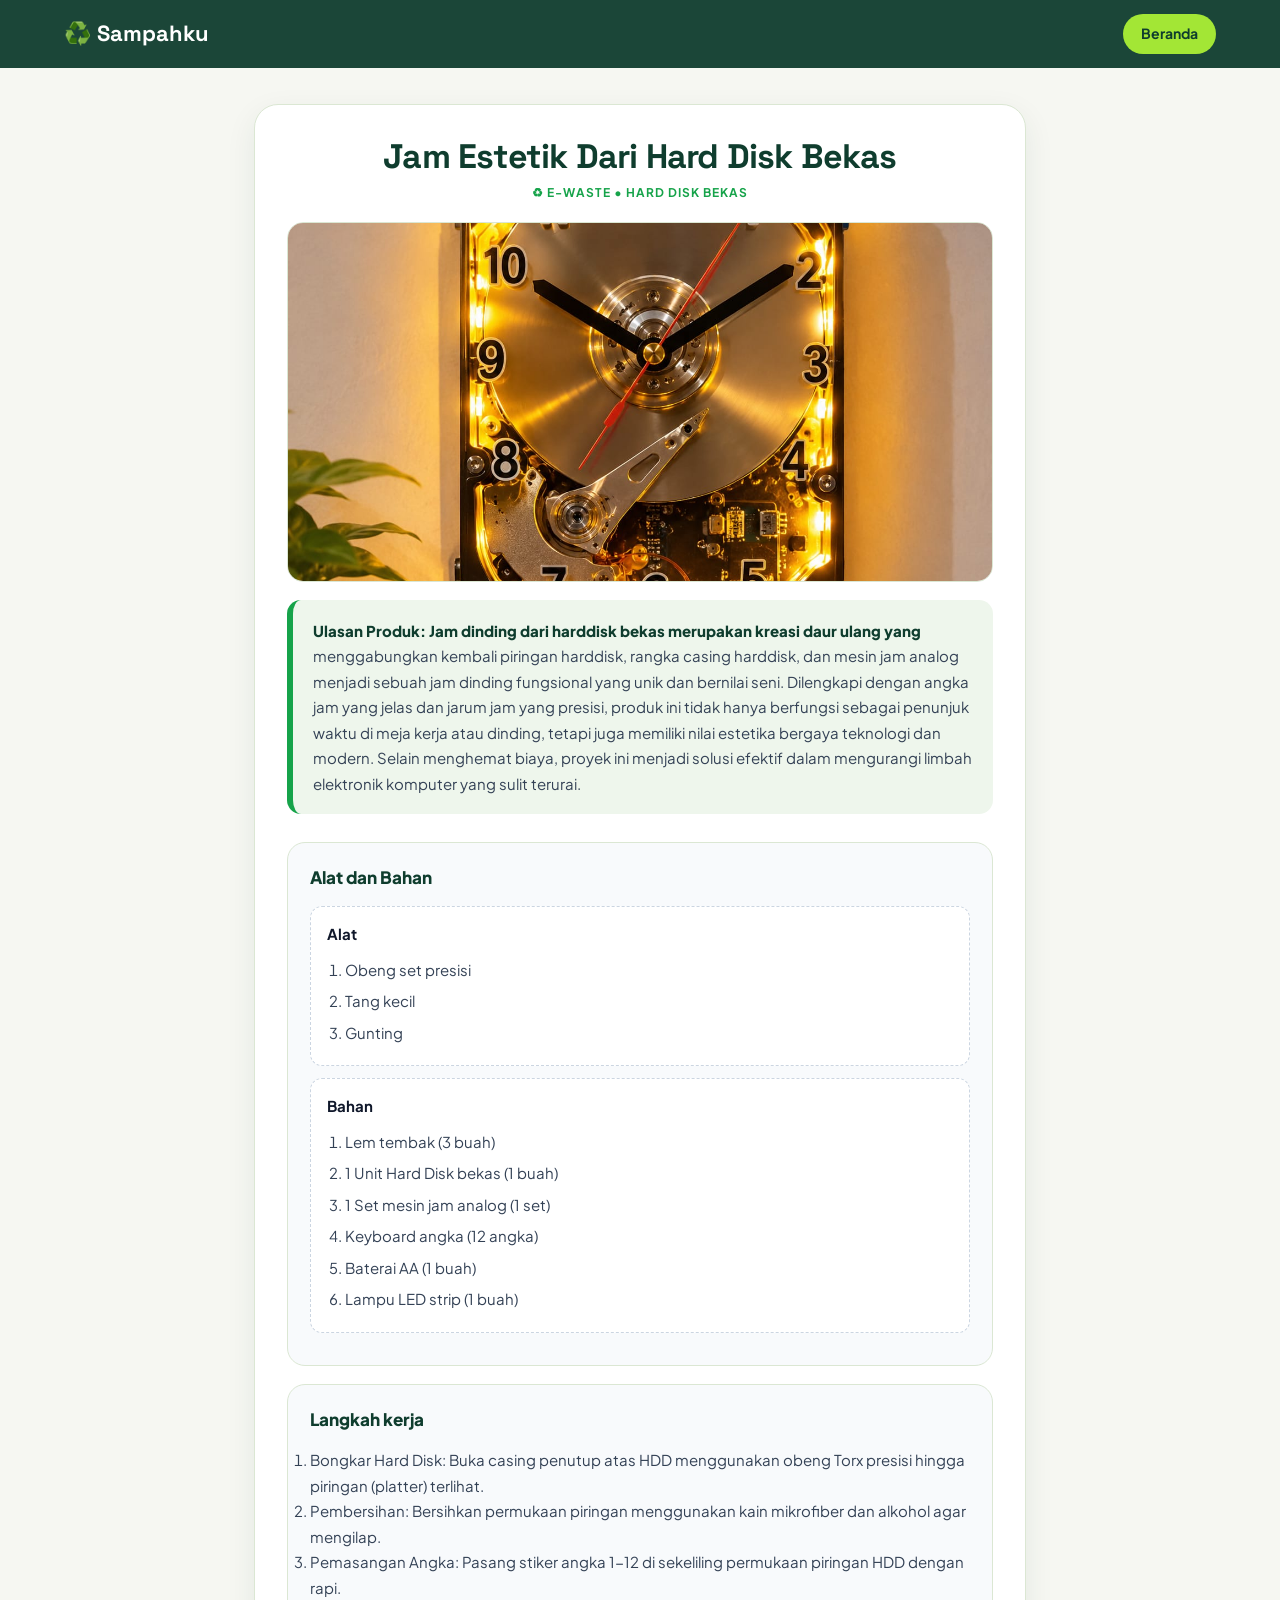
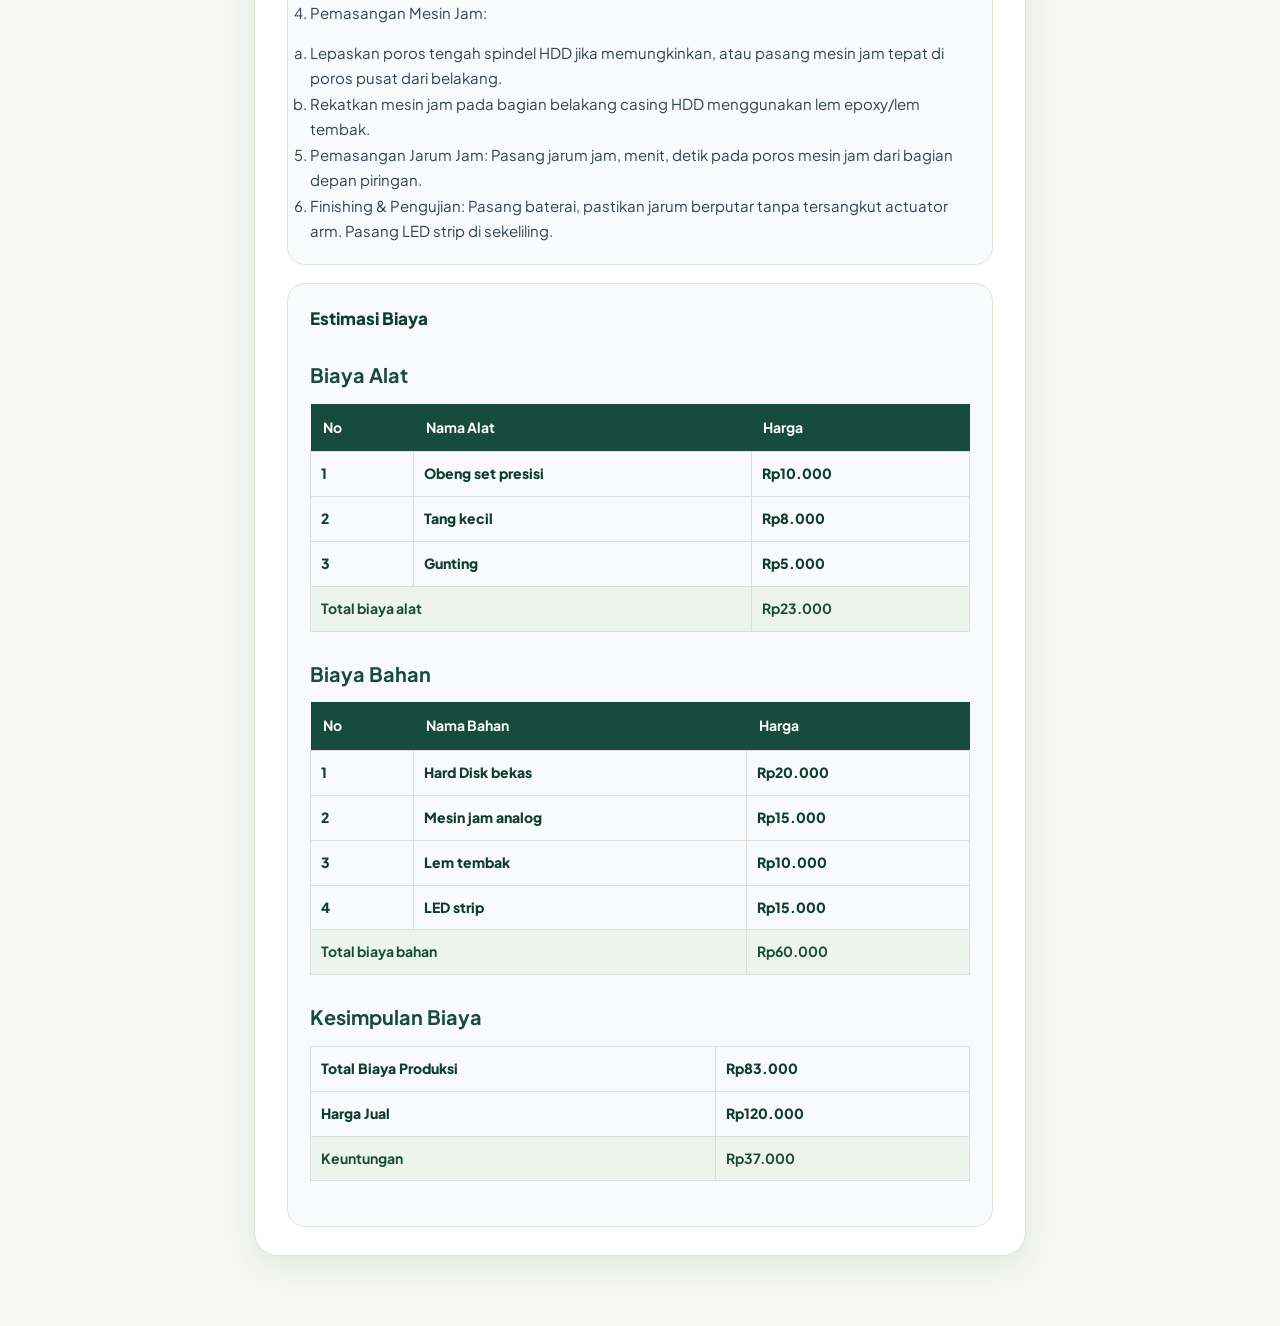
<file: jam.html>
<!DOCTYPE html>
<html lang="id">
<head>
    <meta charset="UTF-8">
    <meta name="viewport" content="width=device-width, initial-scale=1.0">
    <title>Jam Estetik dari Hard Disk Bekas - Sampahku Hartaku</title>
    <link rel="stylesheet" href="jam.css">
</head>
<body>
    <header class="navbar">
        <a href="index.html" class="logo">♻️ Sampahku</a>
        <nav>
            <a href="index.html">Beranda</a>
        </nav>
    </header>
    <main>
        <div>
            <section>
                <h2 style="text-align: center;">Jam Estetik Dari Hard Disk Bekas</h2>
                <figure>
                    <img src="jam.jpg" alt="Jam Estetik dari Hard Disk Bekas">
                    <figcaption>
                        <p>
                            Ulasan Produk:
                            Jam dinding dari harddisk bekas merupakan kreasi daur ulang yang
                            menggabungkan kembali piringan harddisk, rangka casing harddisk,
                            dan mesin jam analog menjadi sebuah jam dinding fungsional yang
                            unik dan bernilai seni. Dilengkapi dengan angka jam yang jelas
                            dan jarum jam yang presisi, produk ini tidak hanya berfungsi sebagai
                            penunjuk waktu di meja kerja atau dinding, tetapi juga memiliki nilai
                            estetika bergaya teknologi dan modern. Selain menghemat biaya, proyek
                            ini menjadi solusi efektif dalam mengurangi limbah elektronik komputer
                            yang sulit terurai.
                        </p>
                    </figcaption>
                </figure>
                <ol type="A">
                    <li>Alat dan Bahan
                        <ul type="square">
                            <li>Alat
                                <ol type="1">
                                    <li>Obeng set presisi</li>
                                    <li>Tang kecil</li>
                                    <li>Gunting</li>
                                </ol>
                            </li>
                            <li>Bahan
                                <ol type="1">
                                    <li>Lem tembak (3 buah)</li>
                                    <li>1 Unit Hard Disk bekas (1 buah)</li>
                                    <li>1 Set mesin jam analog (1 set)</li>
                                    <li>Keyboard angka (12 angka)</li>
                                    <li>Baterai AA (1 buah)</li>
                                    <li>Lampu LED strip (1 buah)</li>
                                </ol>
                            </li>
                        </ul>
                    </li>
                    <li>Langkah kerja
                        <ol type="1">
                            <li>Bongkar Hard Disk: Buka casing penutup atas HDD menggunakan obeng Torx presisi hingga piringan (platter) terlihat.</li>
                            <li>Pembersihan: Bersihkan permukaan piringan menggunakan kain mikrofiber dan alkohol agar mengilap.</li>
                            <li>Pemasangan Angka: Pasang stiker angka 1-12 di sekeliling permukaan piringan HDD dengan rapi.</li>
                            <li>Pemasangan Mesin Jam:
                                <ol type="a">
                                    <li>Lepaskan poros tengah spindel HDD jika memungkinkan, atau pasang mesin jam tepat di poros pusat dari belakang.</li>
                                    <li>Rekatkan mesin jam pada bagian belakang casing HDD menggunakan lem epoxy/lem tembak.</li>
                                </ol>
                            </li>
                            <li>Pemasangan Jarum Jam: Pasang jarum jam, menit, detik pada poros mesin jam dari bagian depan piringan.</li>
                            <li>Finishing & Pengujian: Pasang baterai, pastikan jarum berputar tanpa tersangkut actuator arm. Pasang LED strip di sekeliling.</li>
                        </ol>
                    </li>
                    <li>Estimasi Biaya
                        <div class="estimasi-biaya">
                            <h3>Biaya Alat</h3>
                            <table class="tabel-biaya">
                                <thead>
                                    <tr><th>No</th><th>Nama Alat</th><th>Harga</th></tr>
                                </thead>
                                <tbody>
                                    <tr><td>1</td><td>Obeng set presisi</td><td>Rp10.000</td></tr>
                                    <tr><td>2</td><td>Tang kecil</td><td>Rp8.000</td></tr>
                                    <tr><td>3</td><td>Gunting</td><td>Rp5.000</td></tr>
                                    <tr class="total"><td colspan="2">Total biaya alat</td><td>Rp23.000</td></tr>
                                </tbody>
                            </table>
                            <h3>Biaya Bahan</h3>
                            <table class="tabel-biaya">
                                <thead>
                                    <tr><th>No</th><th>Nama Bahan</th><th>Harga</th></tr>
                                </thead>
                                <tbody>
                                    <tr><td>1</td><td>Hard Disk bekas</td><td>Rp20.000</td></tr>
                                    <tr><td>2</td><td>Mesin jam analog</td><td>Rp15.000</td></tr>
                                    <tr><td>3</td><td>Lem tembak</td><td>Rp10.000</td></tr>
                                    <tr><td>4</td><td>LED strip</td><td>Rp15.000</td></tr>
                                    <tr class="total"><td colspan="2">Total biaya bahan</td><td>Rp60.000</td></tr>
                                </tbody>
                            </table>
                            <h3>Kesimpulan Biaya</h3>
                            <table class="tabel-biaya">
                                <tr><td>Total Biaya Produksi</td><td>Rp83.000</td></tr>
                                <tr><td>Harga Jual</td><td>Rp120.000</td></tr>
                                <tr class="total"><td>Keuntungan</td><td>Rp37.000</td></tr>
                            </table>
                        </div>
                    </li>
                </ol>
            </section>
        </div>
    </main>
</body>
</html>
</file>
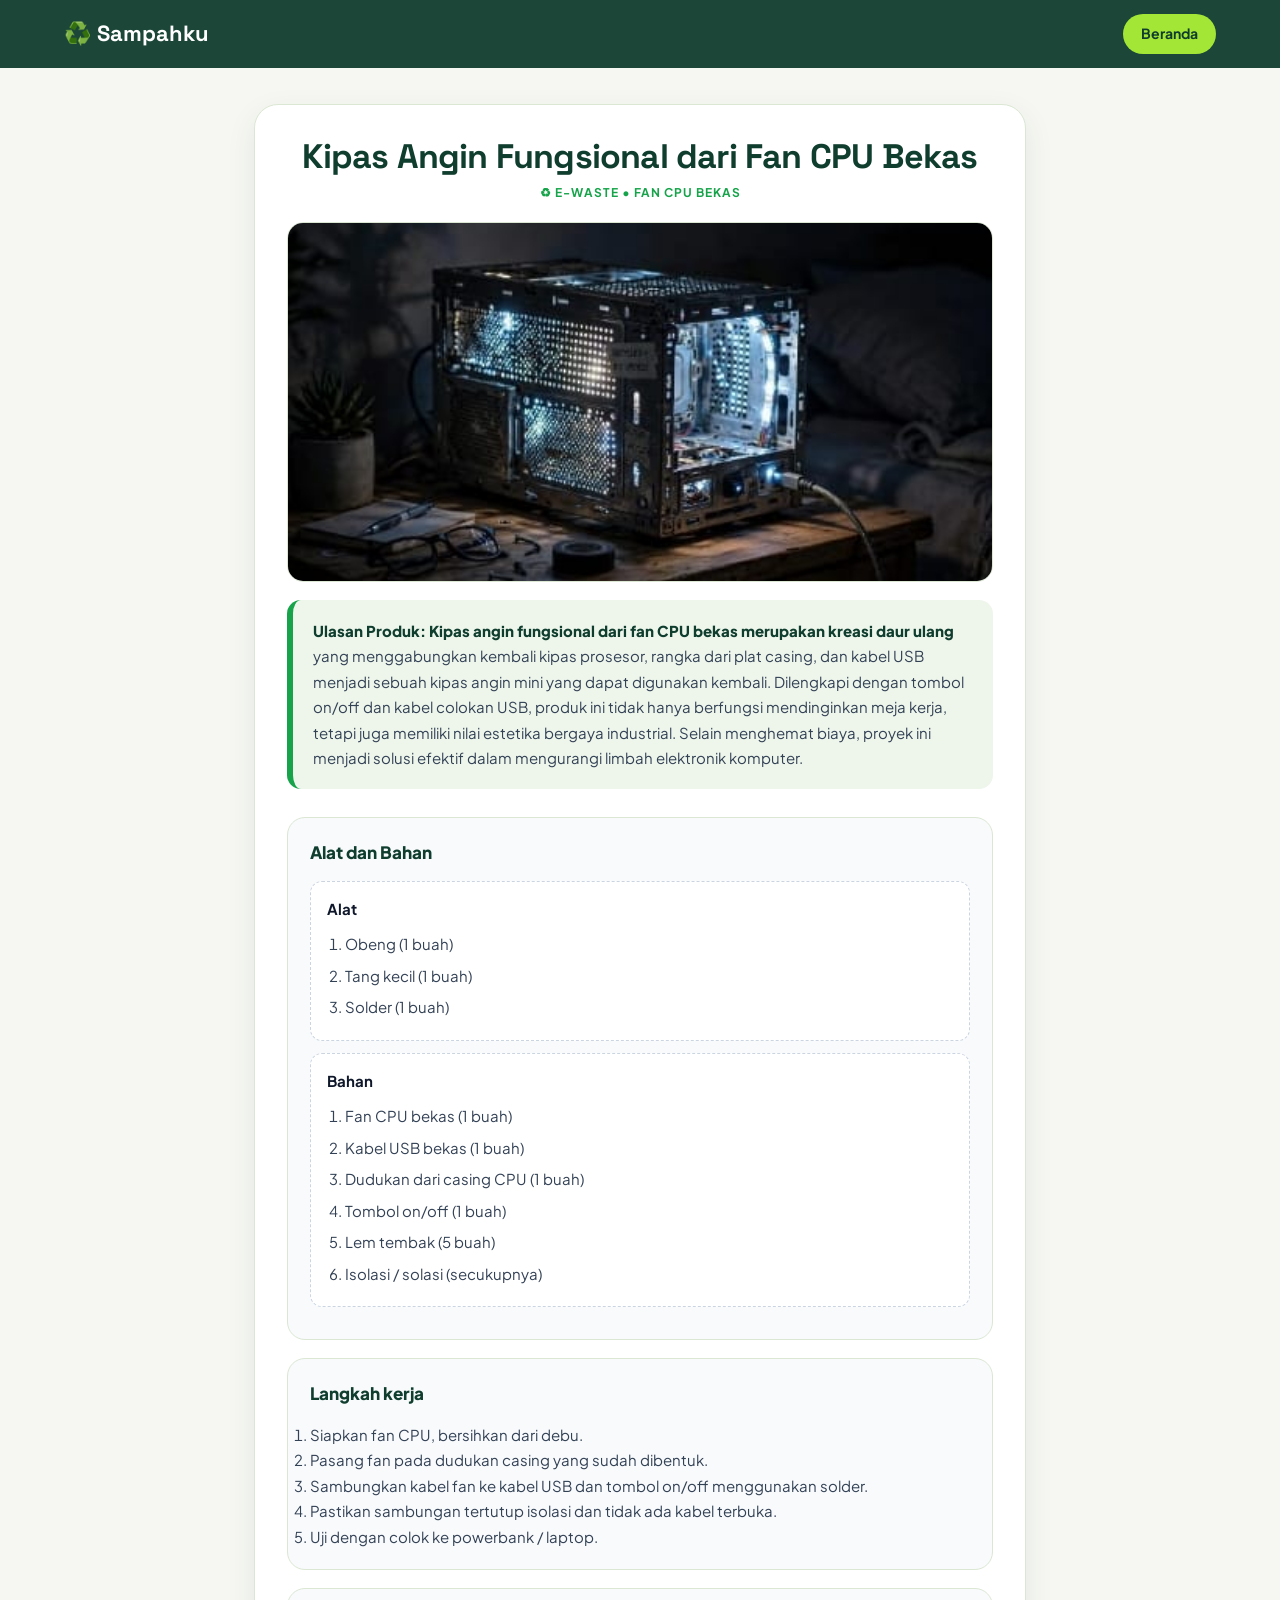
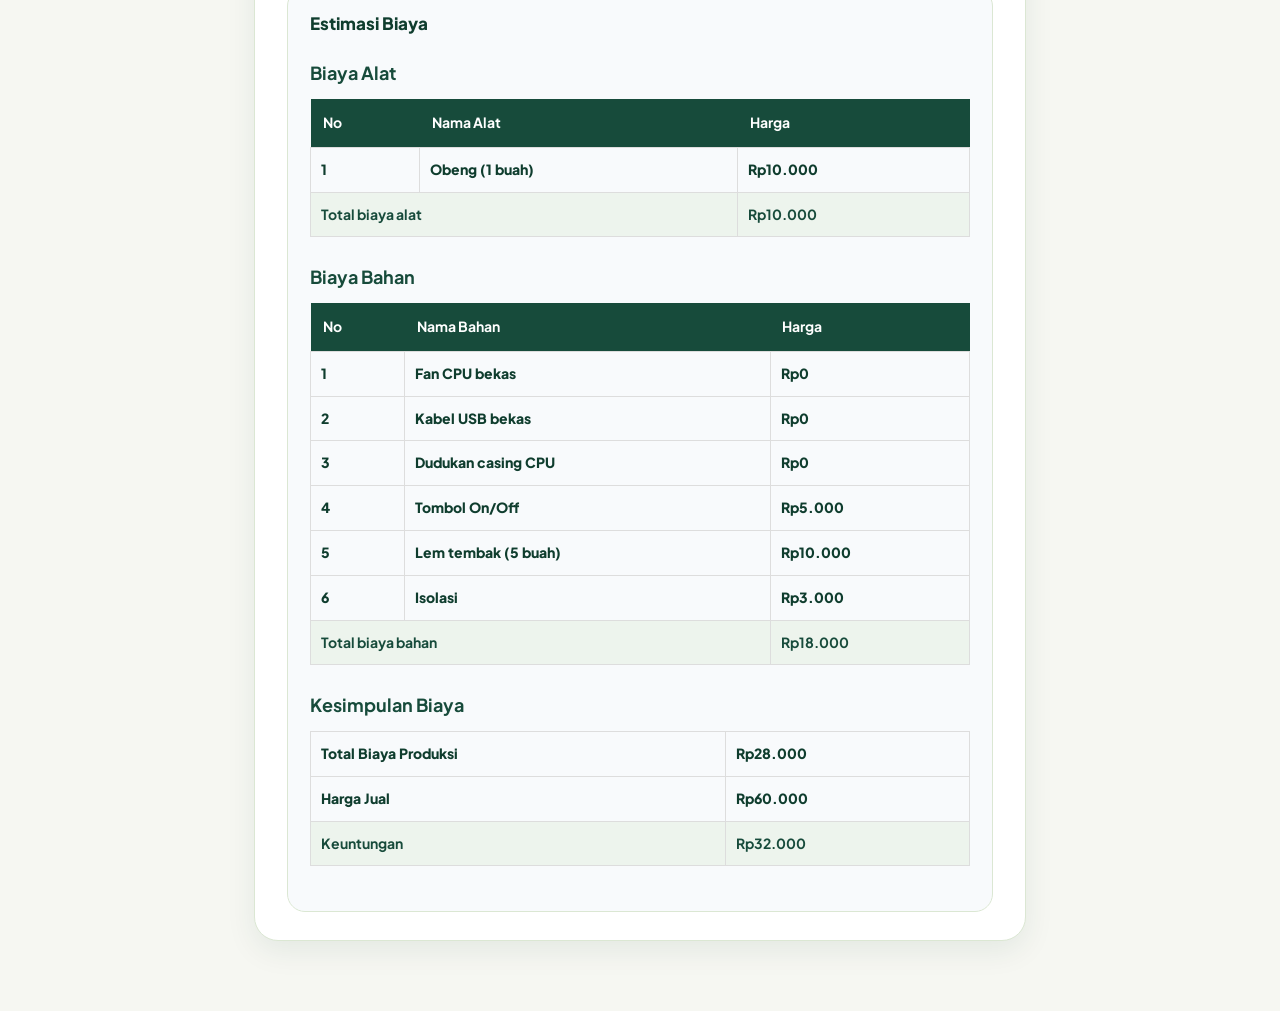
<file: kipas.html>
<!DOCTYPE html>
<html lang="id">
<head>
    <meta charset="UTF-8">
    <meta name="viewport" content="width=device-width, initial-scale=1.0">
    <title>Kipas Angin Fungsional dari Fan CPU Bekas - Sampahku Hartaku</title>
    <link rel="stylesheet" href="kipas.css">
</head>
<body>
    <header class="navbar">
        <a href="index.html" class="logo">♻️ Sampahku</a>
        <nav>
            <a href="index.html">Beranda</a>
        </nav>
    </header>
    <main>
        <div>
            <section>
                <h2 style="text-align: center;">Kipas Angin Fungsional dari Fan CPU Bekas</h2>
                <figure>
                    <img src="kipas.jpg" alt="Kipas Angin dari Fan CPU Bekas">
                    <figcaption>
                        <p>
                            Ulasan Produk:
                            Kipas angin fungsional dari fan CPU bekas merupakan kreasi daur ulang yang menggabungkan kembali kipas
                            prosesor, rangka dari plat casing, dan kabel USB menjadi sebuah kipas angin mini yang dapat digunakan kembali.
                            Dilengkapi dengan tombol on/off dan kabel colokan USB, produk ini tidak hanya berfungsi mendinginkan meja kerja,
                            tetapi juga memiliki nilai estetika bergaya industrial. Selain menghemat biaya, proyek ini menjadi solusi efektif
                            dalam mengurangi limbah elektronik komputer.
                        </p>
                    </figcaption>
                </figure>
                <ol type="A">
                    <li>Alat dan Bahan
                        <ul type="square">
                            <li>Alat
                                <ol type="1">
                                    <li>Obeng (1 buah)</li>
                                    <li>Tang kecil (1 buah)</li>
                                    <li>Solder (1 buah)</li>
                                </ol>
                            </li>
                            <li>Bahan
                                <ol type="1">
                                    <li>Fan CPU bekas (1 buah)</li>
                                    <li>Kabel USB bekas (1 buah)</li>
                                    <li>Dudukan dari casing CPU (1 buah)</li>
                                    <li>Tombol on/off (1 buah)</li>
                                    <li>Lem tembak (5 buah)</li>
                                    <li>Isolasi / solasi (secukupnya)</li>
                                </ol>
                            </li>
                        </ul>
                    </li>
                    <li>Langkah kerja
                        <ol type="1">
                            <li>Siapkan fan CPU, bersihkan dari debu.</li>
                            <li>Pasang fan pada dudukan casing yang sudah dibentuk.</li>
                            <li>Sambungkan kabel fan ke kabel USB dan tombol on/off menggunakan solder.</li>
                            <li>Pastikan sambungan tertutup isolasi dan tidak ada kabel terbuka.</li>
                            <li>Uji dengan colok ke powerbank / laptop.</li>
                        </ol>
                    </li>
                    <li>Estimasi Biaya
                        <div class="estimasi-biaya">
                            <h3>Biaya Alat</h3>
                            <table class="tabel-biaya">
                                <thead>
                                    <tr><th>No</th><th>Nama Alat</th><th>Harga</th></tr>
                                </thead>
                                <tbody>
                                    <tr><td>1</td><td>Obeng (1 buah)</td><td>Rp10.000</td></tr>
                                    <tr class="total"><td colspan="2">Total biaya alat</td><td>Rp10.000</td></tr>
                                </tbody>
                            </table>
                            <h3>Biaya Bahan</h3>
                            <table class="tabel-biaya">
                                <thead>
                                    <tr><th>No</th><th>Nama Bahan</th><th>Harga</th></tr>
                                </thead>
                                <tbody>
                                    <tr><td>1</td><td>Fan CPU bekas</td><td>Rp0</td></tr>
                                    <tr><td>2</td><td>Kabel USB bekas</td><td>Rp0</td></tr>
                                    <tr><td>3</td><td>Dudukan casing CPU</td><td>Rp0</td></tr>
                                    <tr><td>4</td><td>Tombol On/Off</td><td>Rp5.000</td></tr>
                                    <tr><td>5</td><td>Lem tembak (5 buah)</td><td>Rp10.000</td></tr>
                                    <tr><td>6</td><td>Isolasi</td><td>Rp3.000</td></tr>
                                    <tr class="total"><td colspan="2">Total biaya bahan</td><td>Rp18.000</td></tr>
                                </tbody>
                            </table>
                            <h3>Kesimpulan Biaya</h3>
                            <table class="tabel-biaya">
                                <tr><td>Total Biaya Produksi</td><td>Rp28.000</td></tr>
                                <tr><td>Harga Jual</td><td>Rp60.000</td></tr>
                                <tr class="total"><td>Keuntungan</td><td>Rp32.000</td></tr>
                            </table>
                        </div>
                    </li>
                </ol>
            </section>
        </div>
    </main>
</body>
</html>
</file>
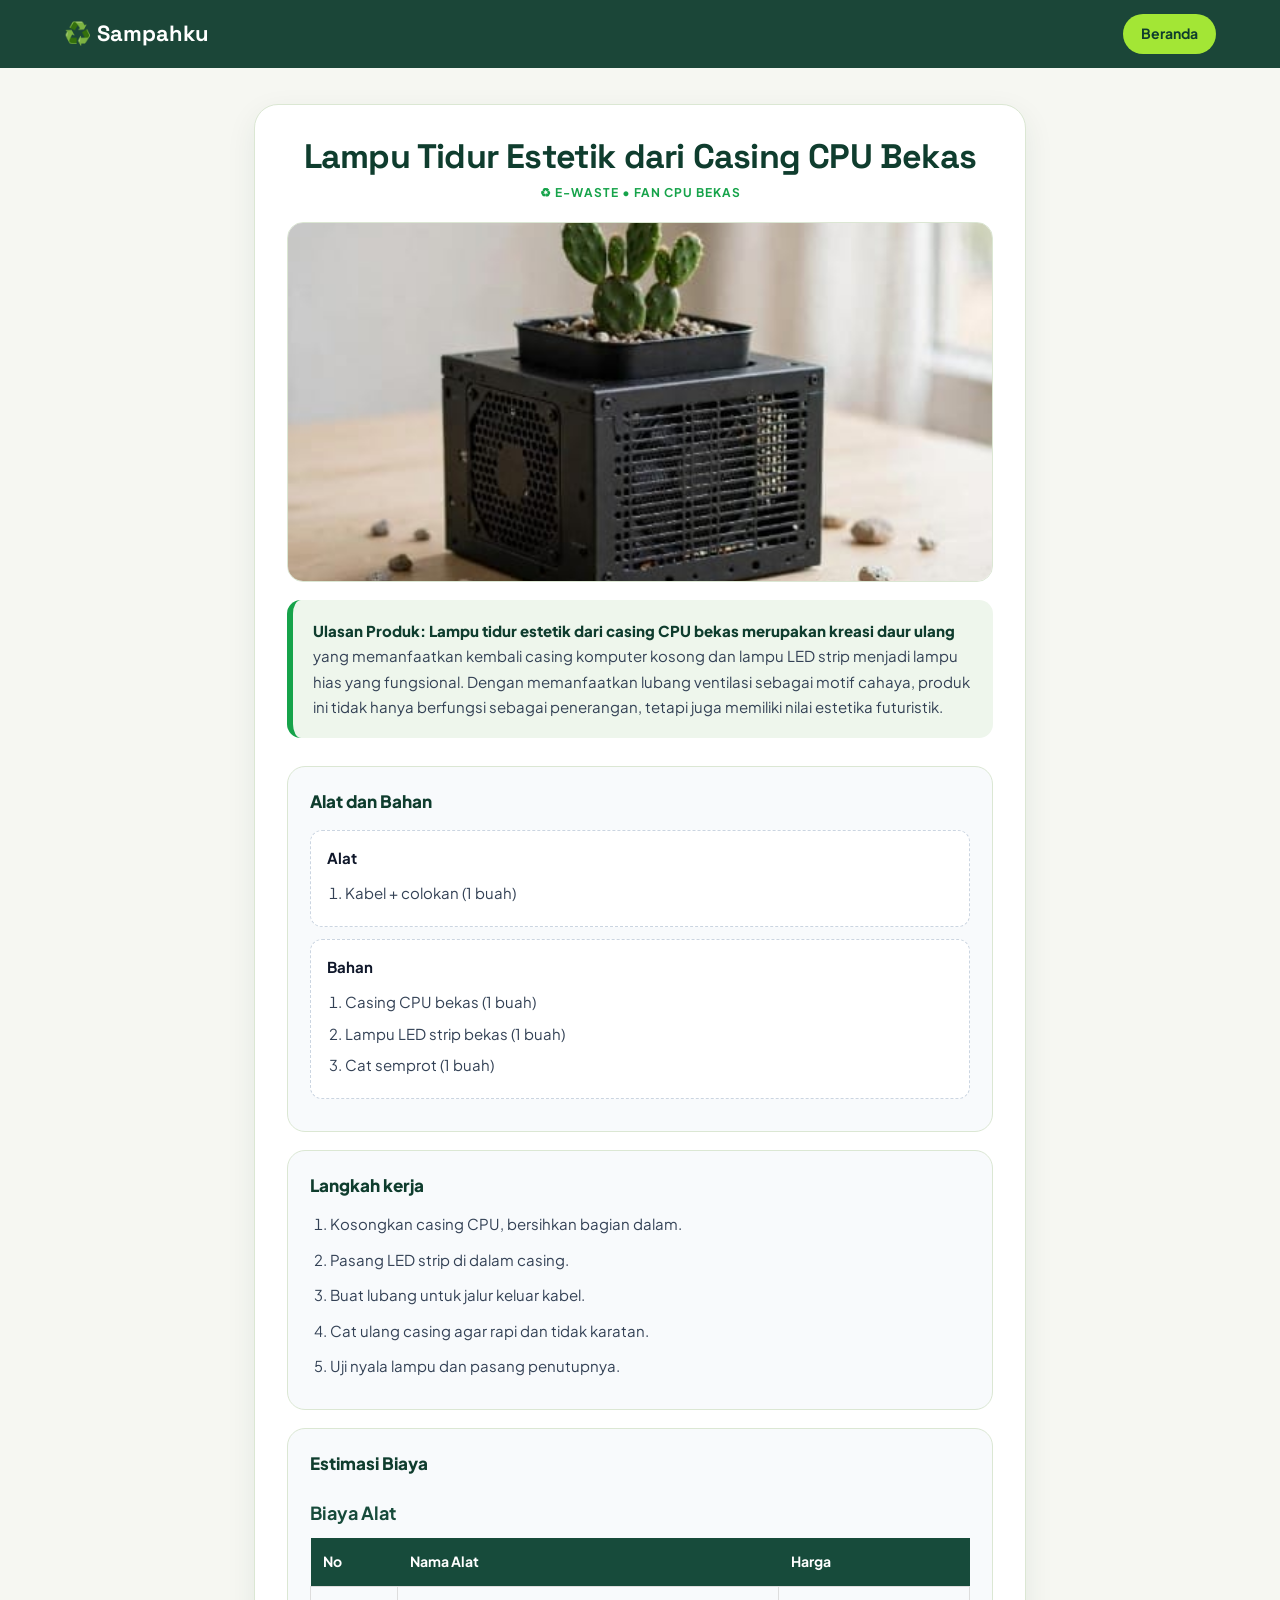
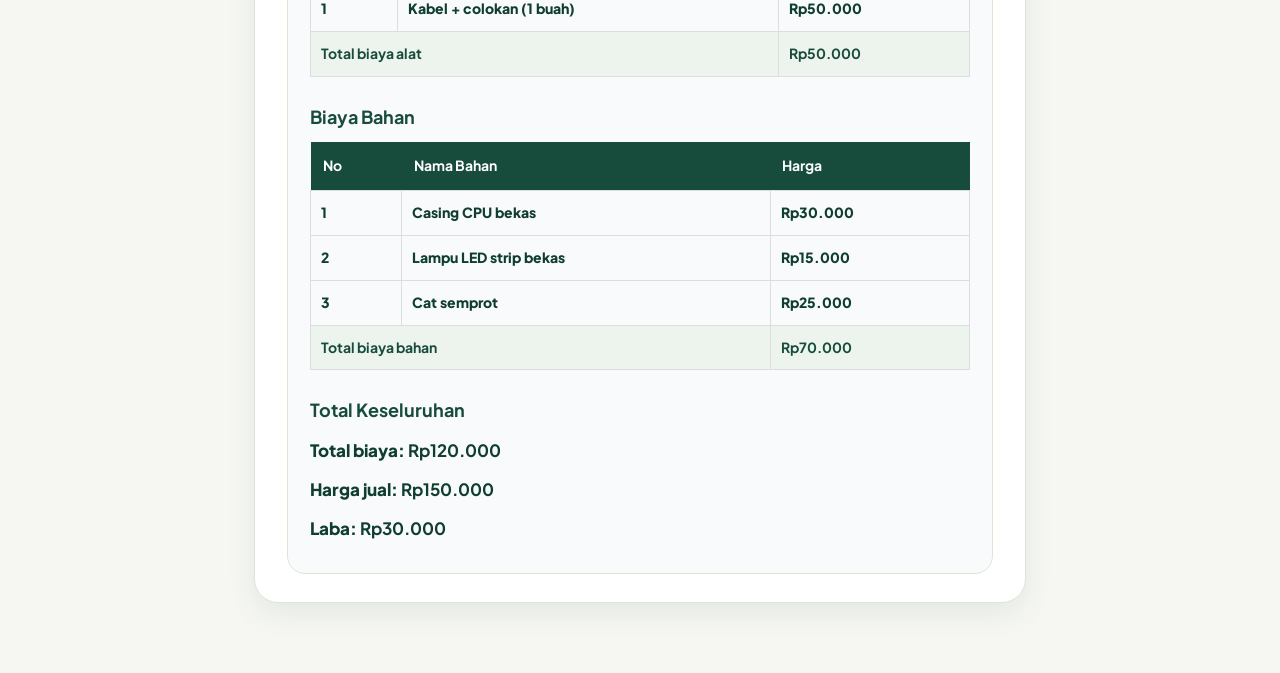
<file: lampu.html>
<!DOCTYPE html>
<html lang="id">

<head>
    <meta charset="UTF-8">
    <meta name="viewport" content="width=device-width, initial-scale=1.0">
    <title>Lampu Tidur Estetik - Sampahku Hartaku</title>
    <!-- Memanggil file CSS yang sama agar desainnya rapi -->
    <link rel="stylesheet" href="kipas.css">
</head>

<body>
    <header class="navbar">
        <a href="index.html" class="logo">♻️ Sampahku</a>
        <nav>
            <a href="index.html">Beranda</a>
        </nav>
    </header>

    <main>
        <div>
            <section>
                <h2 style="text-align: center;">Lampu Tidur Estetik dari Casing CPU Bekas</h2>
                <figure>
                    <img src="lampu.jpg" alt="Lampu Tidur Estetik">
                    <figcaption>
                        <p>
                            Ulasan Produk:
                            Lampu tidur estetik dari casing CPU bekas merupakan kreasi daur ulang yang memanfaatkan
                            kembali casing komputer
                            kosong dan lampu LED strip menjadi lampu hias yang fungsional. Dengan memanfaatkan lubang
                            ventilasi sebagai motif cahaya,
                            produk ini tidak hanya berfungsi sebagai penerangan, tetapi juga memiliki nilai estetika
                            futuristik.
                        </p>
                    </figcaption>
                </figure>

                <ol type="A">
                    <li>Alat dan Bahan
                        <ul type="square">
                            <li>Alat
                                <ol type="1">
                                    <li>Kabel + colokan (1 buah)</li>
                                </ol>
                            </li>
                            <li>Bahan
                                <ol type="2">
                                    <li>Casing CPU bekas (1 buah)</li>
                                    <li>Lampu LED strip bekas (1 buah)</li>
                                    <li>Cat semprot (1 buah)</li>
                                </ol>
                            </li>
                        </ul>
                    </li>
                    <li>Langkah kerja
                        <ol type="2">
                            <li>Kosongkan casing CPU, bersihkan bagian dalam.</li>
                            <li>Pasang LED strip di dalam casing.</li>
                            <li>Buat lubang untuk jalur keluar kabel.</li>
                            <li>Cat ulang casing agar rapi dan tidak karatan.</li>
                            <li>Uji nyala lampu dan pasang penutupnya.</li>
                        </ol>
                    </li>

                    <li>Estimasi Biaya

                        <div class="estimasi-biaya">

                            <h3>Biaya Alat</h3>

                            <table class="tabel-biaya">
                                <thead>
                                    <tr>
                                        <th>No</th>
                                        <th>Nama Alat</th>
                                        <th>Harga</th>
                                    </tr>
                                </thead>
                                <tbody>
                                    <tr>
                                        <td>1</td>
                                        <td>Kabel + colokan (1 buah)</td>
                                        <td>Rp50.000</td>
                                    </tr>
                                    <tr class="total">
                                        <td colspan="2">Total biaya alat</td>
                                        <td>Rp50.000</td>
                                    </tr>
                                </tbody>
                            </table>

                            <h3>Biaya Bahan</h3>

                            <table class="tabel-biaya">
                                <thead>
                                    <tr>
                                        <th>No</th>
                                        <th>Nama Bahan</th>
                                        <th>Harga</th>
                                    </tr>
                                </thead>
                                <tbody>
                                    <tr>
                                        <td>1</td>
                                        <td>Casing CPU bekas</td>
                                        <td>Rp30.000</td>
                                    </tr>
                                    <tr>
                                        <td>2</td>
                                        <td>Lampu LED strip bekas</td>
                                        <td>Rp15.000</td>
                                    </tr>
                                    <tr>
                                        <td>3</td>
                                        <td>Cat semprot</td>
                                        <td>Rp25.000</td>
                                    </tr>
                                    <tr class="total">
                                        <td colspan="2">Total biaya bahan</td>
                                        <td>Rp70.000</td>
                                    </tr>
                                </tbody>
                            </table>

                            <h3>Total Keseluruhan</h3>

                            <p>Total biaya: <strong>Rp120.000</strong></p>
                            <p>Harga jual: <strong>Rp150.000</strong></p>
                            <p>Laba: <strong>Rp30.000</strong></p>

                        </div>
                    </li>

                </ol>
            </section>
        </div>
    </main>
</body>

</html>
</file>
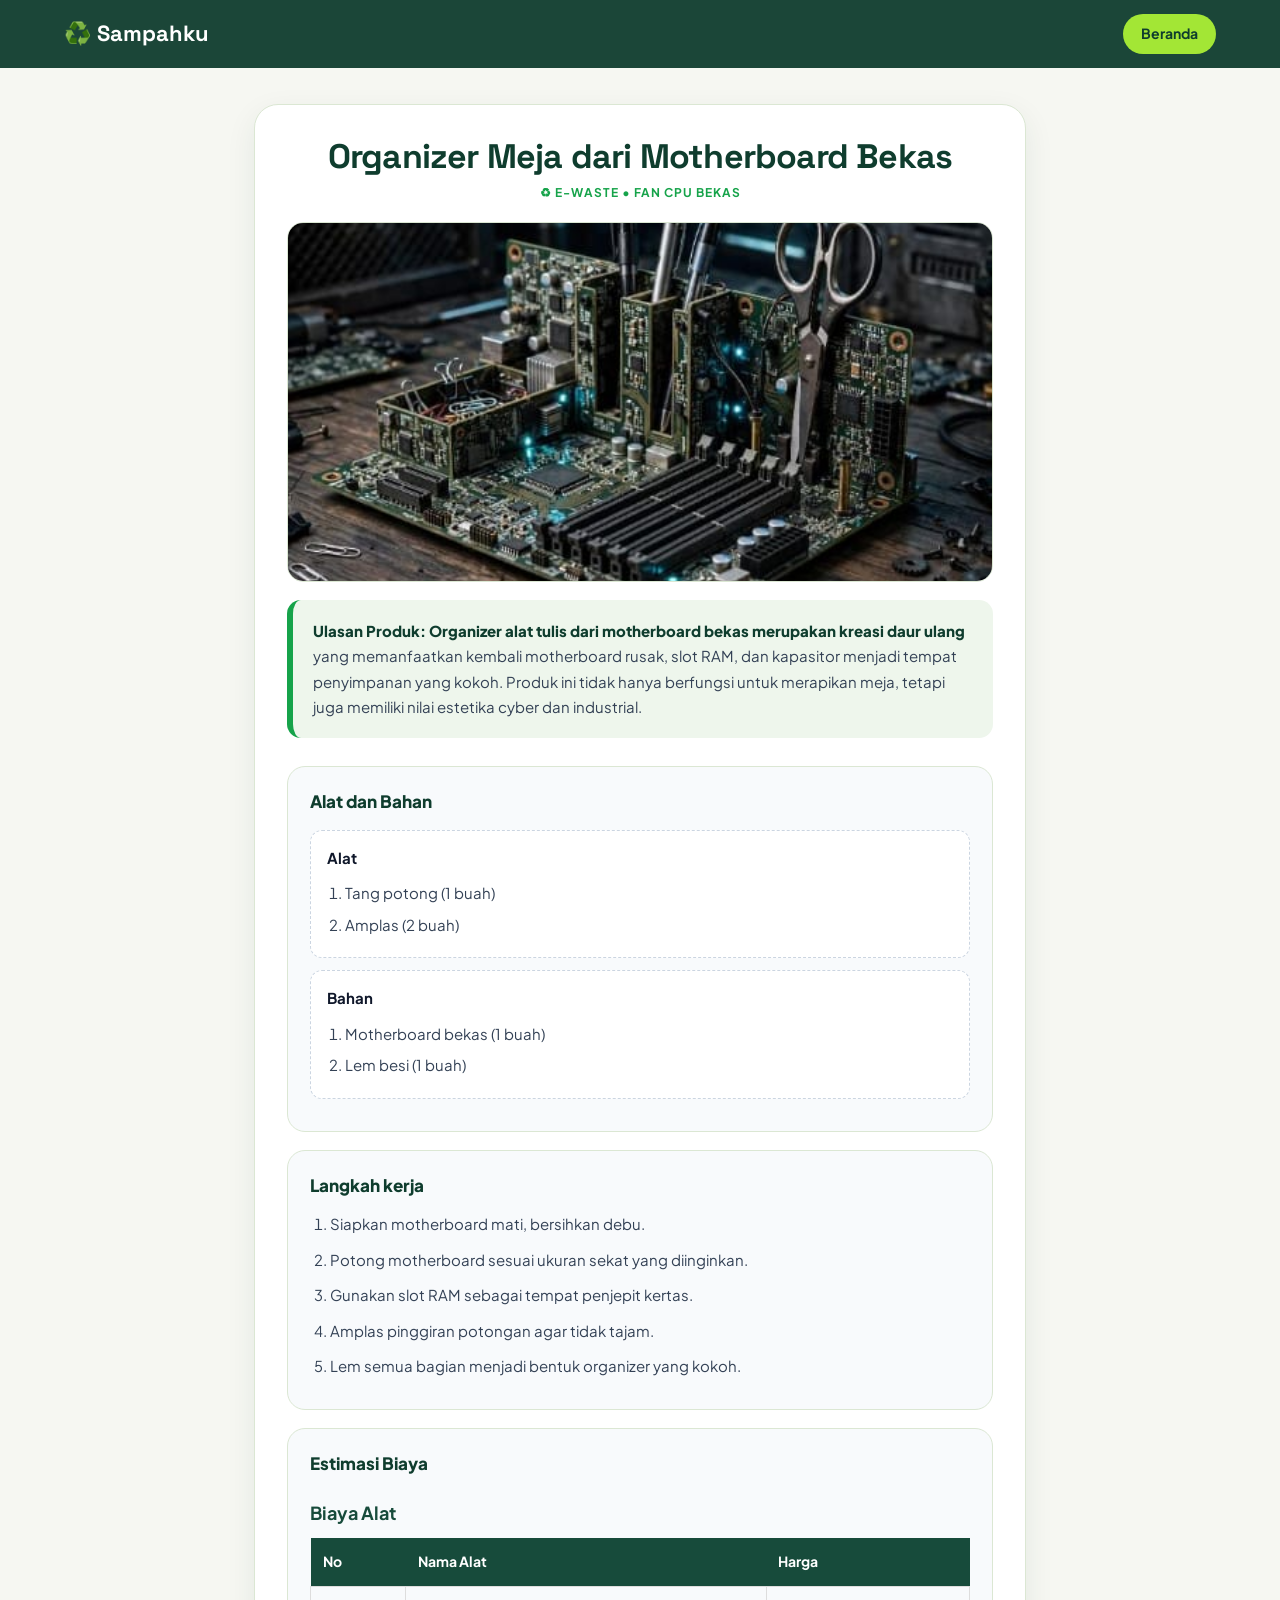
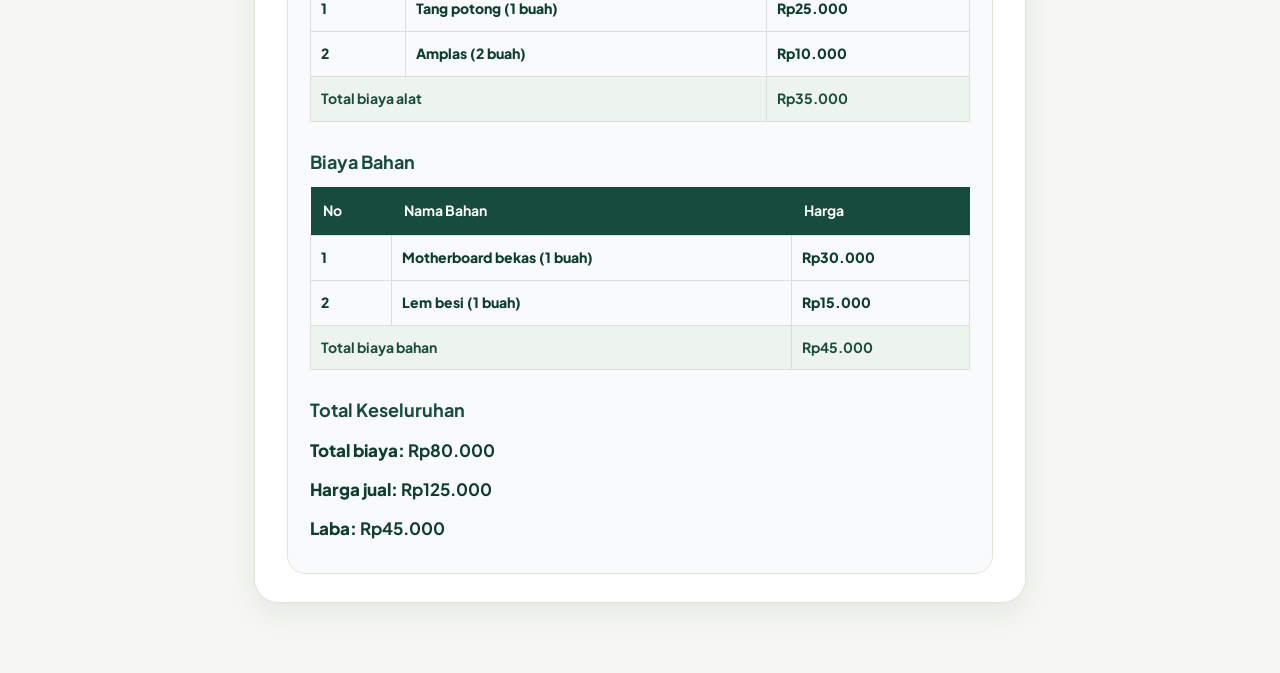
<file: meja.html>
<!DOCTYPE html>
<html lang="id">

<head>
    <meta charset="UTF-8">
    <meta name="viewport" content="width=device-width, initial-scale=1.0">
    <title>Organizer Meja dari Motherboard Bekas - Sampahku Hartaku</title>
    <!-- Memanggil file CSS agar desainnya rapi dan seragam -->
    <link rel="stylesheet" href="kipas.css">
</head>

<body>
    <header class="navbar">
        <a href="index.html" class="logo">♻️ Sampahku</a>
        <nav>
            <a href="index.html">Beranda</a>
        </nav>
    </header>

    <main>
        <div>
            <section>
                <h2 style="text-align: center;">Organizer Meja dari Motherboard Bekas</h2>
                <figure>
                    <img src="meja.jpg" alt="Organizer Meja dari Motherboard Bekas">
                    <figcaption>
                        <p>
                            Ulasan Produk:
                            Organizer alat tulis dari motherboard bekas merupakan kreasi daur ulang yang
                            memanfaatkan kembali motherboard rusak, slot RAM, dan kapasitor menjadi tempat
                            penyimpanan yang kokoh. Produk ini tidak hanya berfungsi untuk merapikan meja,
                            tetapi juga memiliki nilai estetika cyber dan industrial.
                        </p>
                    </figcaption>
                </figure>

                <ol type="A">
                    <li>Alat dan Bahan
                        <ul type="square">
                            <li>Alat
                                <ol type="1">
                                    <li>Tang potong (1 buah)</li>
                                    <li>Amplas (2 buah)</li>
                                </ol>
                            </li>
                            <li>Bahan
                                <ol type="2">
                                    <li>Motherboard bekas (1 buah)</li>
                                    <li>Lem besi (1 buah)</li>
                                </ol>
                            </li>
                        </ul>
                    </li>
                    <li>Langkah kerja
                        <ol type="2">
                            <li>Siapkan motherboard mati, bersihkan debu.</li>
                            <li>Potong motherboard sesuai ukuran sekat yang diinginkan.</li>
                            <li>Gunakan slot RAM sebagai tempat penjepit kertas.</li>
                            <li>Amplas pinggiran potongan agar tidak tajam.</li>
                            <li>Lem semua bagian menjadi bentuk organizer yang kokoh.</li>
                        </ol>
                    </li>

                    <li>Estimasi Biaya

                        <div class="estimasi-biaya">

                            <h3>Biaya Alat</h3>

                            <table class="tabel-biaya">
                                <thead>
                                    <tr>
                                        <th>No</th>
                                        <th>Nama Alat</th>
                                        <th>Harga</th>
                                    </tr>
                                </thead>

                                <tbody>
                                    <tr>
                                        <td>1</td>
                                        <td>Tang potong (1 buah)</td>
                                        <td>Rp25.000</td>
                                    </tr>
                                    <tr>
                                        <td>2</td>
                                        <td>Amplas (2 buah)</td>
                                        <td>Rp10.000</td>
                                    </tr>
                                    <tr class="total">
                                        <td colspan="2">Total biaya alat</td>
                                        <td>Rp35.000</td>
                                    </tr>
                                </tbody>
                            </table>

                            <h3>Biaya Bahan</h3>

                            <table class="tabel-biaya">
                                <thead>
                                    <tr>
                                        <th>No</th>
                                        <th>Nama Bahan</th>
                                        <th>Harga</th>
                                    </tr>
                                </thead>

                                <tbody>
                                    <tr>
                                        <td>1</td>
                                        <td>Motherboard bekas (1 buah)</td>
                                        <td>Rp30.000</td>
                                    </tr>
                                    <tr>
                                        <td>2</td>
                                        <td>Lem besi (1 buah)</td>
                                        <td>Rp15.000</td>
                                    </tr>
                                    <tr class="total">
                                        <td colspan="2">Total biaya bahan</td>
                                        <td>Rp45.000</td>
                                    </tr>
                                </tbody>
                            </table>

                            <h3>Total Keseluruhan</h3>

                            <p>Total biaya: <strong>Rp80.000</strong></p>
                            <p>Harga jual: <strong>Rp125.000</strong></p>
                            <p>Laba: <strong>Rp45.000</strong></p>

                        </div>
                    </li>
                </ol>
            </section>
        </div>
    </main>
</body>

</html>
</file>
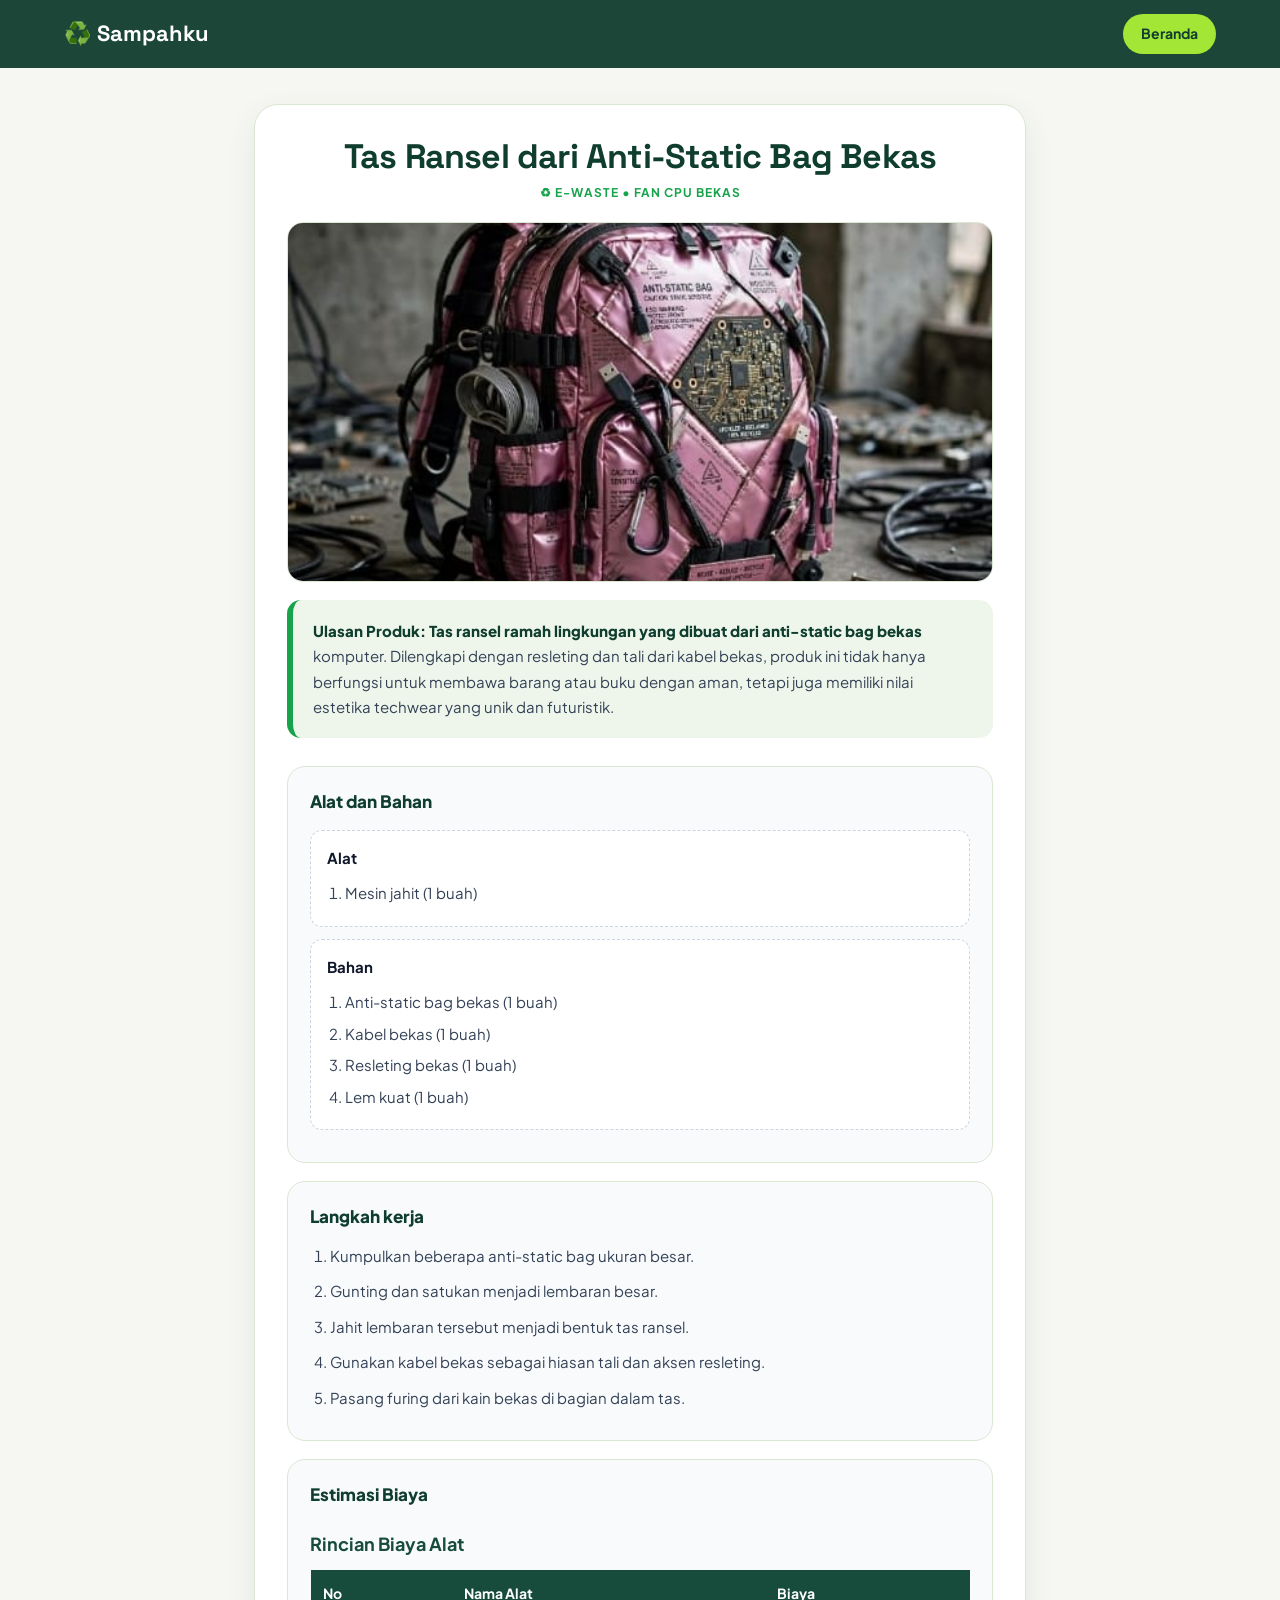
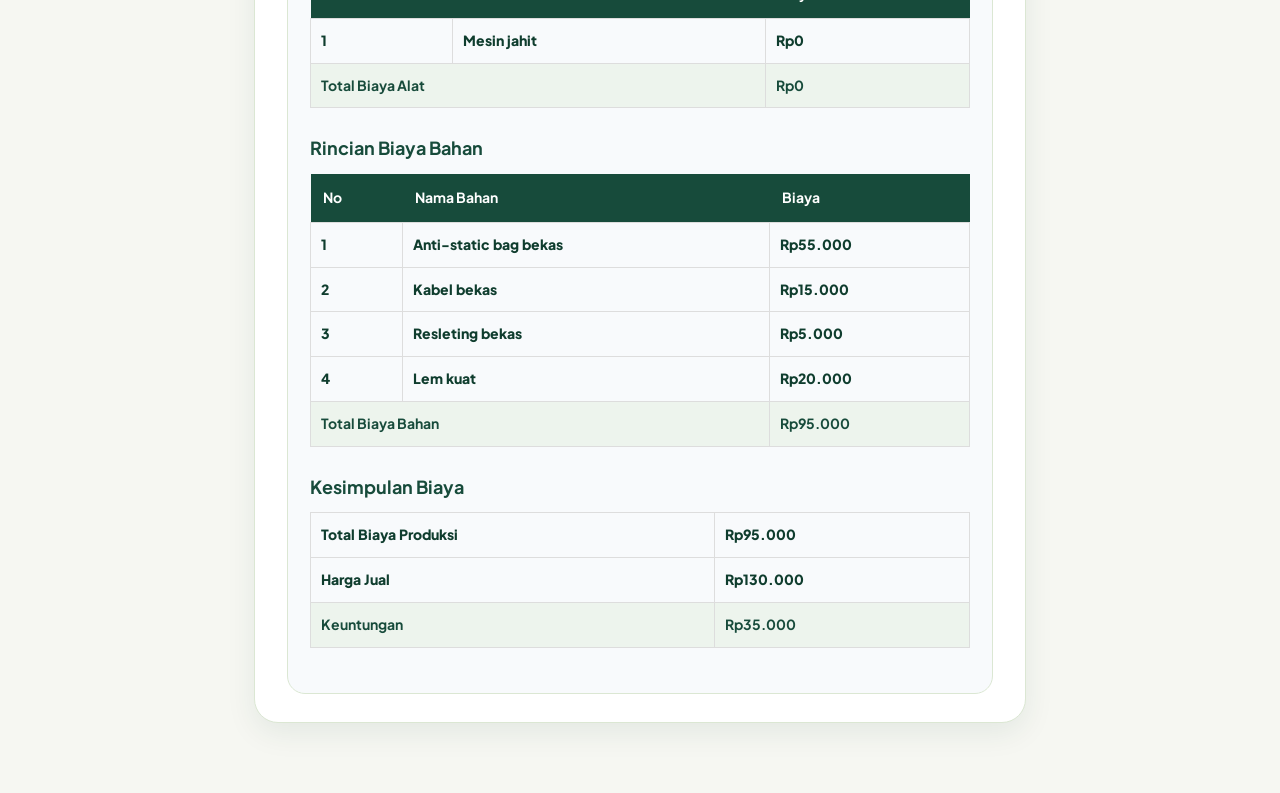
<file: tas.html>
<!DOCTYPE html>
<html lang="id">
<head>
    <meta charset="UTF-8">
    <meta name="viewport" content="width=device-width, initial-scale=1.0">
    <title>Tas Ransel dari Anti-Static Bag Bekas - Sampahku Hartaku</title>
    <!-- Memanggil file CSS agar desainnya rapi dan seragam -->
    <link rel="stylesheet" href="kipas.css">
</head>
<body>
    <header class="navbar">
        <a href="index.html" class="logo">♻️ Sampahku</a>
        <nav>
            <a href="index.html">Beranda</a>
        </nav>
    </header>

    <main>
        <div>
            <section>
                <h2 style="text-align: center;">Tas Ransel dari Anti-Static Bag Bekas</h2>
                <figure>
                    <img src="tas.jpg" alt="Tas Ransel dari Anti-Static Bag Bekas">
                    <figcaption>
                        <p>
                            Ulasan Produk:
                            Tas ransel ramah lingkungan yang dibuat dari anti-static bag bekas komputer. 
                            Dilengkapi dengan resleting dan tali dari kabel bekas, produk ini tidak hanya berfungsi 
                            untuk membawa barang atau buku dengan aman, tetapi juga memiliki nilai estetika 
                            techwear yang unik dan futuristik.
                        </p>
                    </figcaption>
                </figure>

                <ol type="A">
                    <li>Alat dan Bahan
                        <ul type="square">
                            <li>Alat
                                <ol type="1">
                                    <li>Mesin jahit (1 buah)</li>
                                </ol>
                            </li>
                            <li>Bahan
                                <ol type="2">
                                    <li>Anti-static bag bekas (1 buah)</li>
                                    <li>Kabel bekas (1 buah)</li>
                                    <li>Resleting bekas (1 buah)</li>
                                    <li>Lem kuat (1 buah)</li>
                                </ol>
                            </li>
                        </ul>
                    </li>
                    <li>Langkah kerja
                        <ol type="2">
                            <li>Kumpulkan beberapa anti-static bag ukuran besar.</li>
                            <li>Gunting dan satukan menjadi lembaran besar.</li>
                            <li>Jahit lembaran tersebut menjadi bentuk tas ransel.</li>
                            <li>Gunakan kabel bekas sebagai hiasan tali dan aksen resleting.</li>
                            <li>Pasang furing dari kain bekas di bagian dalam tas.</li>
                        </ol>
                    </li>
                    
<li>Estimasi Biaya
    <div class="estimasi-biaya">
        <h3>Rincian Biaya Alat</h3>
        <table class="tabel-biaya">
            <tr>
                <th>No</th>
                <th>Nama Alat</th>
                <th>Biaya</th>
            </tr>
            <tr>
                <td>1</td>
                <td>Mesin jahit</td>
                <td>Rp0</td>
            </tr>
            <tr class="total">
                <td colspan="2">Total Biaya Alat</td>
                <td>Rp0</td>
            </tr>
        </table>

        <h3>Rincian Biaya Bahan</h3>
        <table class="tabel-biaya">
            <tr>
                <th>No</th>
                <th>Nama Bahan</th>
                <th>Biaya</th>
            </tr>
            <tr>
                <td>1</td>
                <td>Anti-static bag bekas</td>
                <td>Rp55.000</td>
            </tr>
            <tr>
                <td>2</td>
                <td>Kabel bekas</td>
                <td>Rp15.000</td>
            </tr>
            <tr>
                <td>3</td>
                <td>Resleting bekas</td>
                <td>Rp5.000</td>
            </tr>
            <tr>
                <td>4</td>
                <td>Lem kuat</td>
                <td>Rp20.000</td>
            </tr>
            <tr class="total">
                <td colspan="2">Total Biaya Bahan</td>
                <td>Rp95.000</td>
            </tr>
        </table>

        <h3>Kesimpulan Biaya</h3>
        <table class="tabel-biaya">
            <tr>
                <td>Total Biaya Produksi</td>
                <td>Rp95.000</td>
            </tr>
            <tr>
                <td>Harga Jual</td>
                <td>Rp130.000</td>
            </tr>
            <tr class="total">
                <td>Keuntungan</td>
                <td>Rp35.000</td>
            </tr>
        </table>
    </div>
</li>

                </ol>
            </section>
        </div>
    </main>
</body>
</html>
</file>
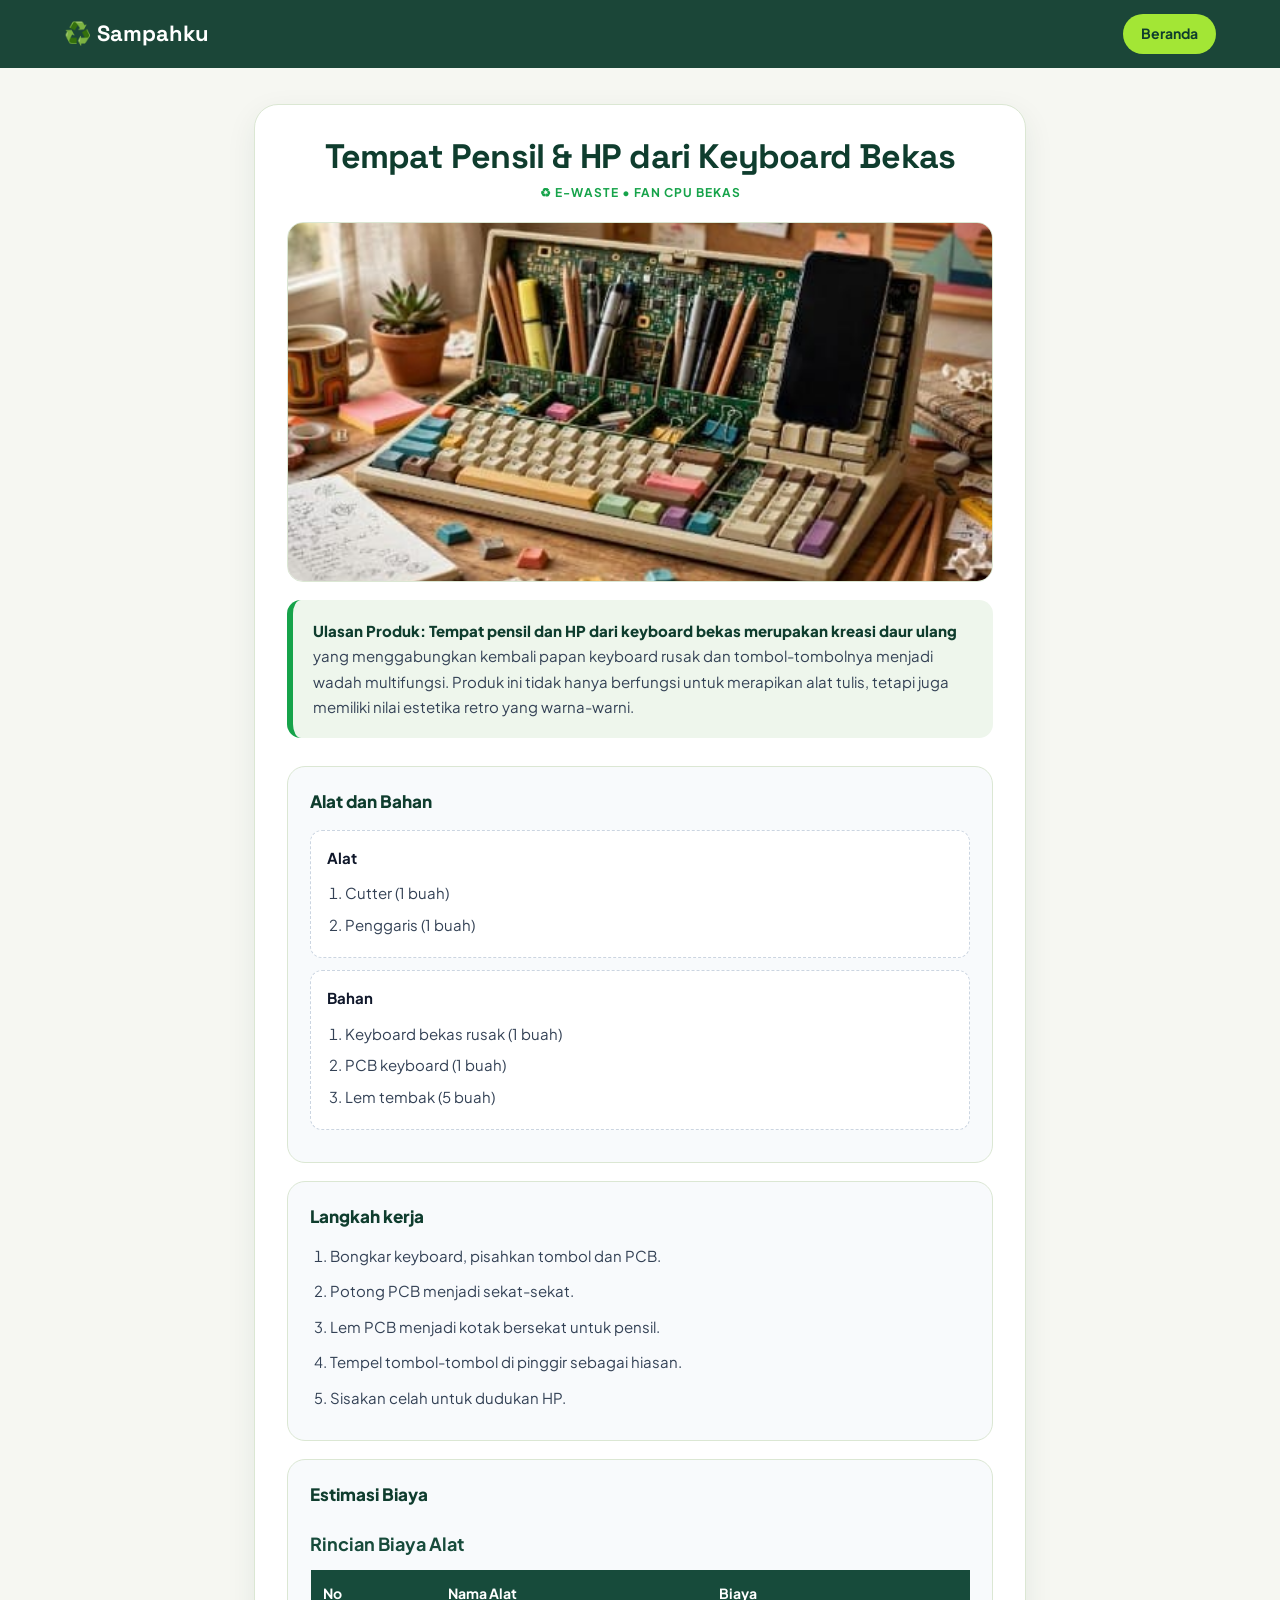
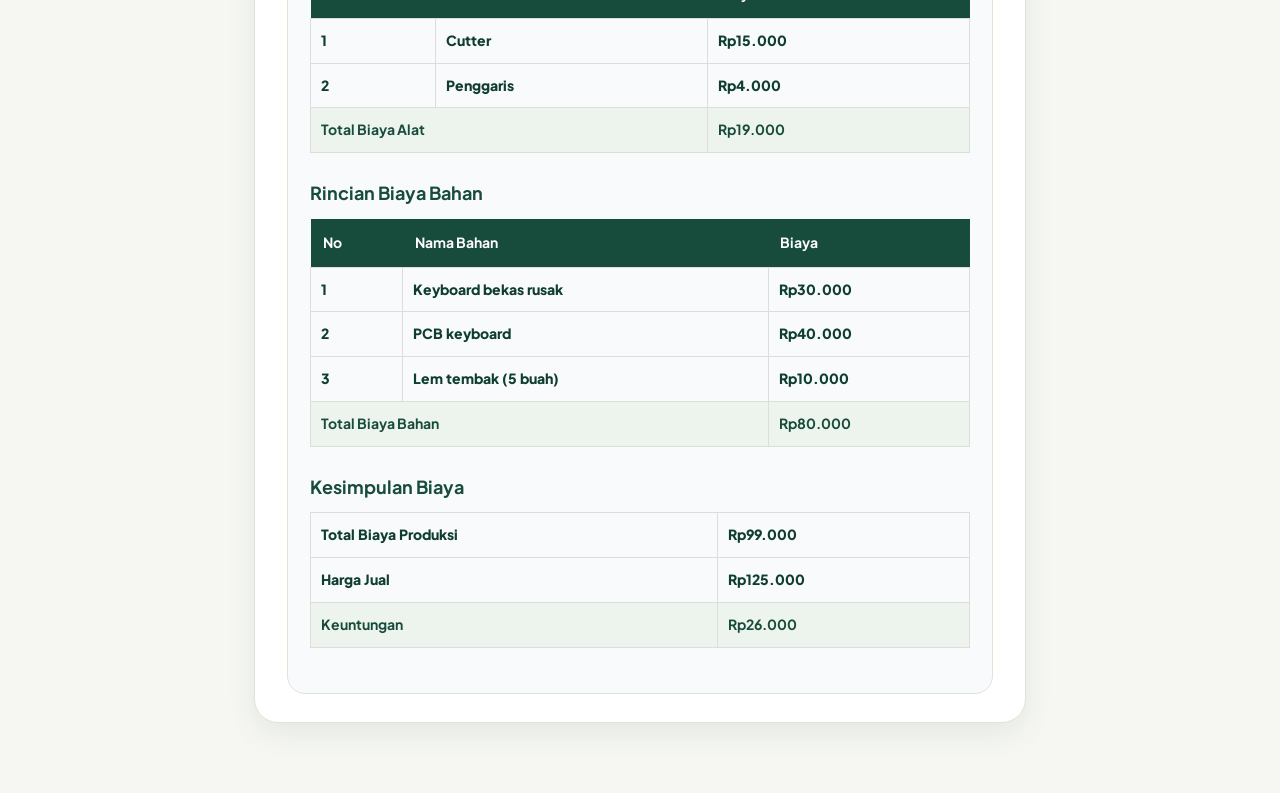
<file: tempatpensil.html>
<!DOCTYPE html>
<html lang="id">
<head>
    <meta charset="UTF-8">
    <meta name="viewport" content="width=device-width, initial-scale=1.0">
    <title>Tempat Pensil & HP dari Keyboard Bekas - Sampahku Hartaku</title>
    <!-- Memanggil file CSS agar desainnya rapi dan seragam -->
    <link rel="stylesheet" href="kipas.css">
</head>
<body>
    <header class="navbar">
        <a href="index.html" class="logo">♻️ Sampahku</a>
        <nav>
            <a href="index.html">Beranda</a>
        </nav>
    </header>

    <main>
        <div>
            <section>
                <h2 style="text-align: center;">Tempat Pensil & HP dari Keyboard Bekas</h2>
                <figure>
                    <img src="tempat-pensil.jpg" alt="Tempat Pensil & HP dari Keyboard Bekas">
                    <figcaption>
                        <p>
                            Ulasan Produk:
                            Tempat pensil dan HP dari keyboard bekas merupakan kreasi daur ulang yang menggabungkan 
                            kembali papan keyboard rusak dan tombol-tombolnya menjadi wadah multifungsi. Produk ini 
                            tidak hanya berfungsi untuk merapikan alat tulis, tetapi juga memiliki nilai estetika
                            retro yang warna-warni.
                        </p>
                    </figcaption>
                </figure>

                <ol type="A">
                    <li>Alat dan Bahan
                        <ul type="square">
                            <li>Alat
                                <ol type="1">
                                    <li>Cutter (1 buah)</li>
                                    <li>Penggaris (1 buah)</li>
                                </ol>
                            </li>
                            <li>Bahan
                                <ol type="2">
                                    <li>Keyboard bekas rusak (1 buah)</li>
                                    <li>PCB keyboard (1 buah)</li>
                                    <li>Lem tembak (5 buah)</li>
                                </ol>
                            </li>
                        </ul>
                    </li>
                    <li>Langkah kerja
                        <ol type="2">
                            <li>Bongkar keyboard, pisahkan tombol dan PCB.</li>
                            <li>Potong PCB menjadi sekat-sekat.</li>
                            <li>Lem PCB menjadi kotak bersekat untuk pensil.</li>
                            <li>Tempel tombol-tombol di pinggir sebagai hiasan.</li>
                            <li>Sisakan celah untuk dudukan HP.</li>
                        </ol>
                    </li>
                    
<li>Estimasi Biaya
    <div class="estimasi-biaya">
        <h3>Rincian Biaya Alat</h3>
        <table class="tabel-biaya">
            <tr>
                <th>No</th>
                <th>Nama Alat</th>
                <th>Biaya</th>
            </tr>
            <tr>
                <td>1</td>
                <td>Cutter</td>
                <td>Rp15.000</td>
            </tr>
            <tr>
                <td>2</td>
                <td>Penggaris</td>
                <td>Rp4.000</td>
            </tr>
            <tr class="total">
                <td colspan="2">Total Biaya Alat</td>
                <td>Rp19.000</td>
            </tr>
        </table>

        <h3>Rincian Biaya Bahan</h3>
        <table class="tabel-biaya">
            <tr>
                <th>No</th>
                <th>Nama Bahan</th>
                <th>Biaya</th>
            </tr>
            <tr>
                <td>1</td>
                <td>Keyboard bekas rusak</td>
                <td>Rp30.000</td>
            </tr>
            <tr>
                <td>2</td>
                <td>PCB keyboard</td>
                <td>Rp40.000</td>
            </tr>
            <tr>
                <td>3</td>
                <td>Lem tembak (5 buah)</td>
                <td>Rp10.000</td>
            </tr>
            <tr class="total">
                <td colspan="2">Total Biaya Bahan</td>
                <td>Rp80.000</td>
            </tr>
        </table>

        <h3>Kesimpulan Biaya</h3>
        <table class="tabel-biaya">
            <tr>
                <td>Total Biaya Produksi</td>
                <td>Rp99.000</td>
            </tr>
            <tr>
                <td>Harga Jual</td>
                <td>Rp125.000</td>
            </tr>
            <tr class="total">
                <td>Keuntungan</td>
                <td>Rp26.000</td>
            </tr>
        </table>
    </div>
</li>

                </ol>
            </section>
        </div>
    </main>
</body>
</html>
</file>
<file: jam.css>
/* ========== JAM HDD - SAMPAHKU HARTAKU | TEMA DAUR ULANG E-WASTE ========== */
@import url('https://fonts.googleapis.com/css2?family=Plus+Jakarta+Sans:wght@400;600;700;800&family=Space+Grotesk:wght@500;700&display=swap');

:root{
  --green-dark:#0f3d2e;
  --green:#16a34a;
  --green-light:#dcfce7;
  --lime:#a3e635;
  --yellow:#facc15;
  --dark:#0f172a;
  --grey:#64748b;
  --bg:#f6f7f2;
  --card:#ffffff;
  --border:#dbe7d3;
  --radius:20px;
  --shadow:0 10px 30px rgba(15,61,46,.08);
}

*{margin:0;padding:0;box-sizing:border-box;scroll-behavior:smooth}
body{
  font-family:'Plus Jakarta Sans',sans-serif;
  background:var(--bg);
  color:var(--dark);
  line-height:1.7;
}
a{text-decoration:none;color:inherit}
img{width:100%;display:block;object-fit:cover;border-radius:16px}

/* ===== NAVBAR ===== */
.navbar{
  position:sticky;top:0;z-index:99;
  display:flex;justify-content:space-between;align-items:center;
  padding:14px 5%;
  background:rgba(15,61,46,.95);
  backdrop-filter:blur(10px);
  color:white;
}
.logo{font-family:'Space Grotesk',sans-serif;font-weight:700;font-size:22px}
.navbar nav{display:flex;gap:20px}
.navbar nav a{
  font-size:14px;font-weight:700;
  background:var(--lime);color:#0f3d2e;
  padding:8px 18px;border-radius:100px;
}
.navbar nav a:hover{transform:translateY(-1px)}

/* ===== MAIN LAYOUT ===== */
main{max-width:900px;margin:auto;padding:36px 5% 70px}
main > div{
  background:white;
  border:1px solid var(--border);
  border-radius:24px;
  box-shadow:var(--shadow);
  overflow:hidden;
}

section{padding:32px 32px 28px}

/* Judul */
section > h2{
  font-family:'Space Grotesk',sans-serif;
  font-size:clamp(26px,4vw,34px);
  line-height:1.15;letter-spacing:-.8px;
  color:var(--green-dark);
  margin-bottom:22px;
}
section > h2::after{
  content:"♻ E-Waste • Hard Disk Bekas";
  display:block;margin-top:10px;
  font-family:'Plus Jakarta Sans',sans-serif;
  font-size:12px;letter-spacing:1px;text-transform:uppercase;
  color:var(--green);
}

/* ===== FOTO + ULASAN ===== */
figure{margin-bottom:28px}
figure img{
  height:360px;
  border:1px solid var(--border);
}
figcaption{
  margin-top:18px;
  background:#eef6ec;
  border-left:6px solid var(--green);
  border-radius:14px;
  padding:18px 20px;
}
figcaption p{font-size:15px;color:#334155}
figcaption p::first-line{font-weight:800;color:var(--green-dark)}

/* ===== LIST UTAMA A, B, C ===== */
section > ol[type="A"],
section > ol{
  list-style:none;
  counter-reset:item;
  display:flex;flex-direction:column;gap:18px;
}
section > ol > li{
  background:#f8fafc;
  border:1px solid var(--border);
  border-radius:18px;
  padding:20px 22px;
  font-weight:800;font-size:17px;color:var(--green-dark);
}

/* List dalam */
section > ol > li ul,
section > ol > li ol{
  margin-top:14px;
  font-weight:400;font-size:15px;color:#334155;
}
section > ol > li ul{list-style:none}
section > ol > li ul > li{
  background:white;border:1px dashed #cbd5e1;
  border-radius:12px;padding:14px 16px;margin-bottom:12px;
  font-weight:700;color:var(--dark);
}
section > ol > li ul > li ol{
  margin-top:10px;padding-left:18px;
  list-style:decimal;
}
section > ol > li ul > li ol li{
  margin-bottom:6px;font-weight:400;
}

/* Langkah Kerja */
section > ol > li > ol[type="2"]{
  list-style:decimal;padding-left:20px;margin-top:12px;
}
section > ol > li > ol[type="2"] > li{
  margin-bottom:10px;font-weight:400;font-size:15px;
}
section > ol > li > ol[type="2"] > li ol{
  list-style:lower-alpha;padding-left:18px;margin-top:8px;
}
section > ol > li > ol[type="2"] > li ol li{
  margin-bottom:6px;
}


.estimasi-biaya {
    margin-top: 25px;
}

.estimasi-biaya h3,
.estimasi-biaya h4 {
    color: #174b3b;
    margin-bottom: 12px;
}

.tabel-biaya {
    width: 100%;
    border-collapse: collapse;
    margin-bottom: 25px;
    font-size: 14px;
}

.tabel-biaya th {
    background-color: #174b3b;
    color: white;
    padding: 12px;
    text-align: left;
}

.tabel-biaya td {
    padding: 10px;
    border: 1px solid #ddd;
}

.tabel-biaya .total {
    background-color: #edf4ed;
    font-weight: bold;
    color: #174b3b;
}
.img-card {
  flex: 0 1 260px;
}
.img-card img {
  height: 200px;
  object-fit: contain;
}
/* Mengatur ukuran foto Product Review */
.img-row {
    display: flex;
    justify-content: center;
    align-items: center;
    gap: 20px;
    flex-wrap: wrap;
}

.img-row img {
    width: 250px;
    height: 300px;
    object-fit: contain;
    border-radius: 10px;
}
</file>
<file: kipas.css>
/* ========== KIPAS FAN CPU - SAMPAHKU HARTAKU | TEMA DAUR ULANG E-WASTE ========== */
@import url('https://fonts.googleapis.com/css2?family=Plus+Jakarta+Sans:wght@400;600;700;800&family=Space+Grotesk:wght@500;700&display=swap');

:root{
  --green-dark:#0f3d2e;
  --green:#16a34a;
  --green-light:#dcfce7;
  --lime:#a3e635;
  --dark:#0f172a;
  --grey:#64748b;
  --bg:#f6f7f2;
  --border:#dbe7d3;
  --radius:20px;
  --shadow:0 10px 30px rgba(15,61,46,.08);
}

*{margin:0;padding:0;box-sizing:border-box;scroll-behavior:smooth}
body{
  font-family:'Plus Jakarta Sans',sans-serif;
  background:var(--bg);
  color:var(--dark);
  line-height:1.7;
}
a{text-decoration:none;color:inherit}
img{width:100%;display:block;object-fit:cover;border-radius:16px}

/* ===== NAVBAR ===== */
.navbar{
  position:sticky;top:0;z-index:99;
  display:flex;justify-content:space-between;align-items:center;
  padding:14px 5%;
  background:rgba(15,61,46,.95);
  backdrop-filter:blur(10px);
  color:white;
}
.logo{font-family:'Space Grotesk',sans-serif;font-weight:700;font-size:22px}
.navbar nav{display:flex;gap:20px}
.navbar nav a{
  font-size:14px;font-weight:700;
  background:var(--lime);color:#0f3d2e;
  padding:8px 18px;border-radius:100px;
}
.navbar nav a:hover{transform:translateY(-1px)}

/* ===== MAIN LAYOUT ===== */
main{max-width:900px;margin:auto;padding:36px 5% 70px}
main > div{
  background:white;
  border:1px solid var(--border);
  border-radius:24px;
  box-shadow:var(--shadow);
  overflow:hidden;
}

section{padding:32px 32px 28px}

/* Judul */
section > h2{
  font-family:'Space Grotesk',sans-serif;
  font-size:clamp(26px,4vw,34px);
  line-height:1.15;letter-spacing:-.8px;
  color:var(--green-dark);
  margin-bottom:22px;
}
section > h2::after{
  content:"♻ E-Waste • Fan CPU Bekas";
  display:block;margin-top:10px;
  font-family:'Plus Jakarta Sans',sans-serif;
  font-size:12px;letter-spacing:1px;text-transform:uppercase;
  color:var(--green);
}

/* ===== FOTO + ULASAN ===== */
figure{margin-bottom:28px}
figure img{
  height:360px;
  border:1px solid var(--border);
}
figcaption{
  margin-top:18px;
  background:#eef6ec;
  border-left:6px solid var(--green);
  border-radius:14px;
  padding:18px 20px;
}
figcaption p{font-size:15px;color:#334155}
figcaption p::first-line{font-weight:800;color:var(--green-dark)}

/* ===== LIST UTAMA A, B, C ===== */
section > ol[type="A"],
section > ol{
  list-style:none;
  display:flex;flex-direction:column;gap:18px;
}
section > ol > li{
  background:#f8fafc;
  border:1px solid var(--border);
  border-radius:18px;
  padding:20px 22px;
  font-weight:800;font-size:17px;color:var(--green-dark);
}

/* List dalam */
section > ol > li ul,
section > ol > li ol{
  margin-top:14px;
  font-weight:400;font-size:15px;color:#334155;
}
section > ol > li ul{list-style:none}
section > ol > li ul > li{
  background:white;border:1px dashed #cbd5e1;
  border-radius:12px;padding:14px 16px;margin-bottom:12px;
  font-weight:700;color:var(--dark);
}
section > ol > li ul > li ol{
  margin-top:10px;padding-left:18px;
  list-style:decimal;
}
section > ol > li ul > li ol li{
  margin-bottom:6px;font-weight:400;
}

/* Langkah Kerja */
section > ol > li > ol[type="2"]{
  list-style:decimal;padding-left:20px;margin-top:12px;
}
section > ol > li > ol[type="2"] > li{
  margin-bottom:10px;font-weight:400;font-size:15px;
}


.estimasi-biaya {
    margin-top: 20px;
    width: 100%;
}

.estimasi-biaya h3 {
    color: #174b3b;
    margin: 20px 0 10px;
    font-size: 18px;
}

.tabel-biaya {
    width: 100%;
    border-collapse: collapse;
    margin-bottom: 25px;
    font-size: 14px;
}

.tabel-biaya th {
    background-color: #174b3b;
    color: white;
    padding: 12px;
    text-align: left;
}

.tabel-biaya td {
    padding: 10px;
    border: 1px solid #ddd;
}

.tabel-biaya .total {
    background-color: #edf4ed;
    color: #174b3b;
    font-weight: bold;
}

.estimasi-biaya p {
    margin: 10px 0;
}
</file>
